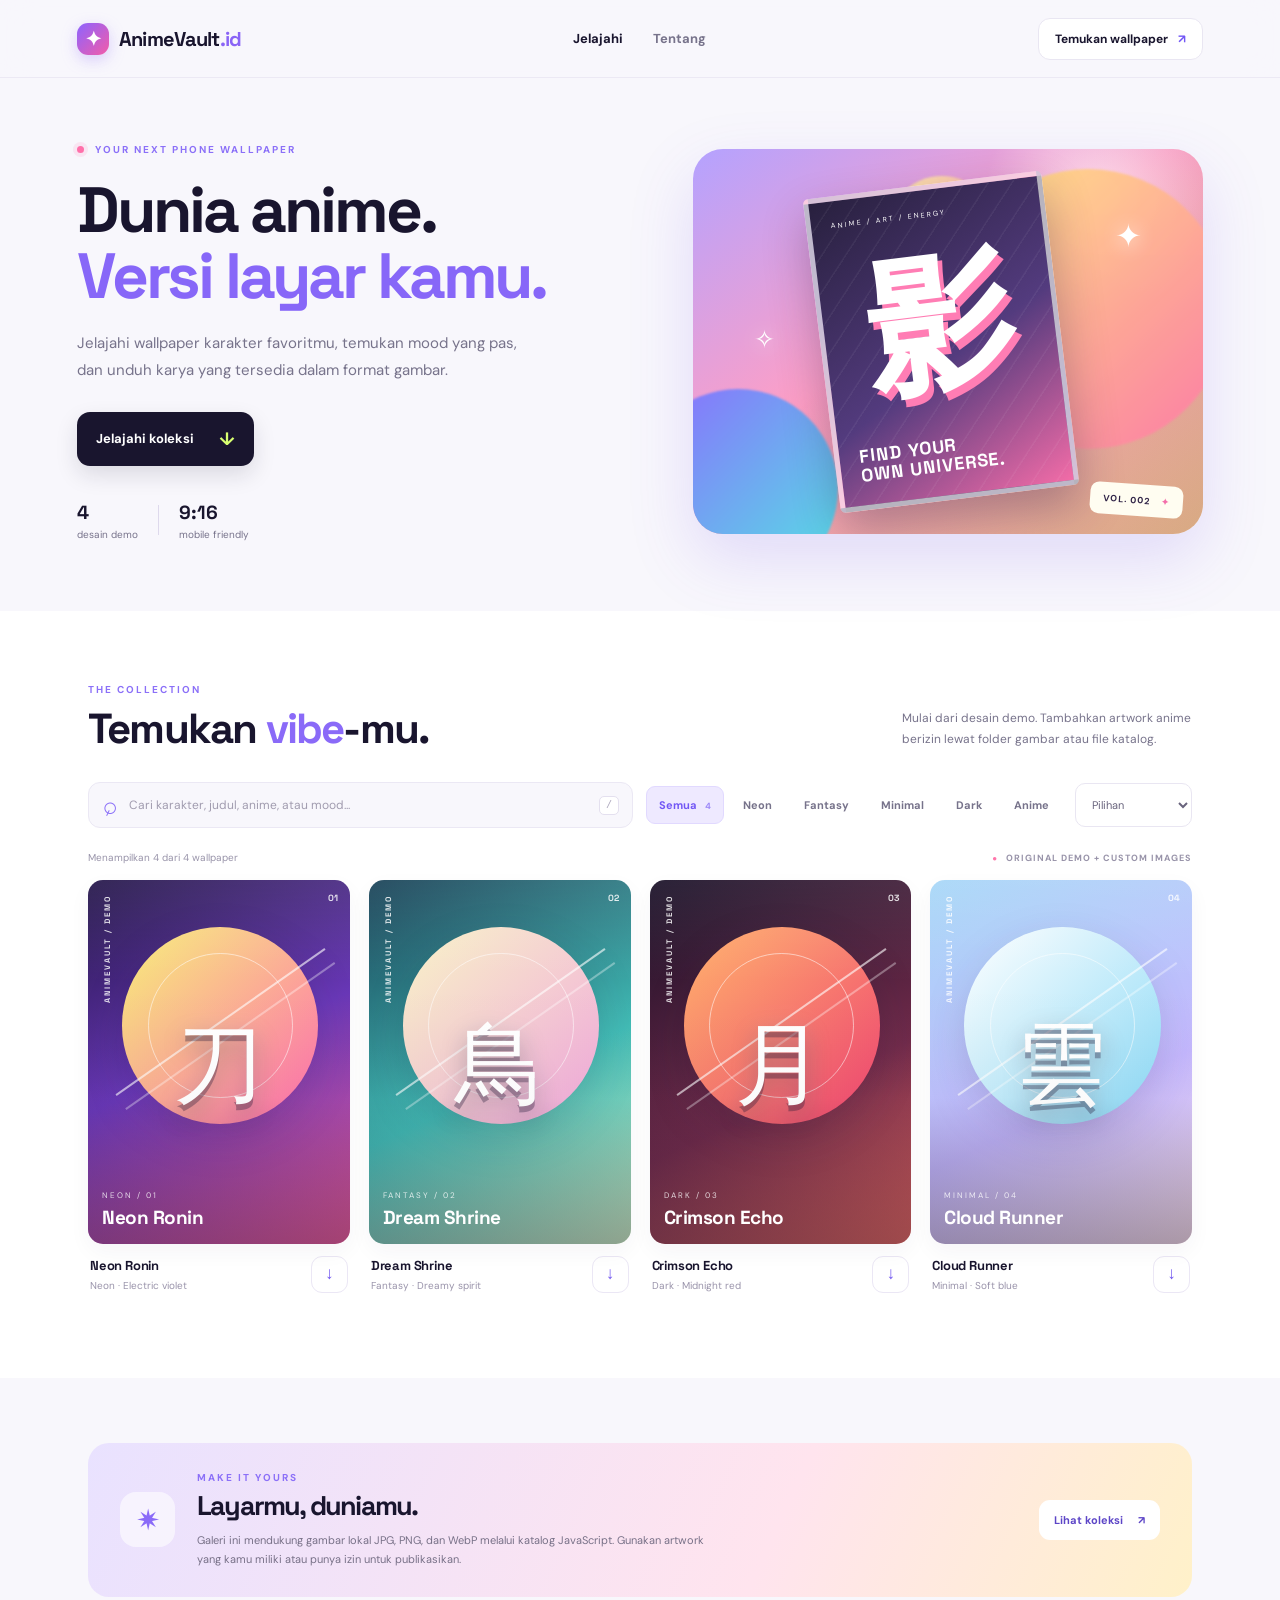
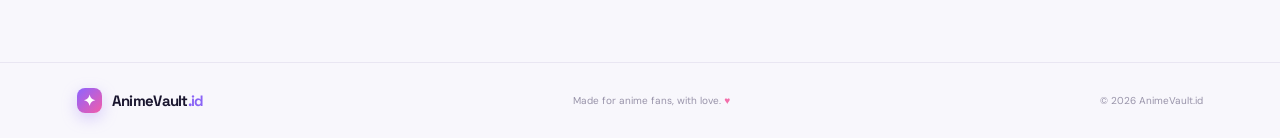
<file: index.html>
<!doctype html>
<html lang="id">
<head>
  <meta charset="utf-8">
  <meta name="viewport" content="width=device-width, initial-scale=1">
  <meta name="theme-color" content="#171329">
  <meta name="description" content="AnimeVault.id — galeri wallpaper anime, pencarian karakter, detail wallpaper, dan unduhan resolusi tinggi.">
  <title>AnimeVault.id — Anime Wallpaper</title>
  <link rel="stylesheet" href="styles.css">
</head>
<body>
  <header class="topbar">
    <a class="brand" href="#" aria-label="AnimeVault beranda"><span class="brand-mark">✦</span><span>AnimeVault<span class="dot">.id</span></span></a>
    <nav aria-label="Navigasi utama"><a class="active" href="#gallery">Jelajahi</a><a href="#about">Tentang</a></nav>
    <a class="header-cta" href="#gallery">Temukan wallpaper <span>↗</span></a>
  </header>
  <main>
    <section class="hero">
      <div class="hero-copy">
        <div class="eyebrow"><span class="pulse"></span> YOUR NEXT PHONE WALLPAPER</div>
        <h1>Dunia anime.<br><span>Versi layar kamu.</span></h1>
        <p>Jelajahi wallpaper karakter favoritmu, temukan mood yang pas, dan unduh karya yang tersedia dalam format gambar.</p>
        <a class="hero-button" href="#gallery">Jelajahi koleksi <span>↓</span></a>
        <div class="hero-stats"><div><strong id="wallpaperCount">12</strong><span>desain demo</span></div><i></i><div><strong>9:16</strong><span>mobile friendly</span></div></div>
      </div>
      <div class="hero-art" aria-label="Ilustrasi abstrak penuh warna"><div class="orb orb-one"></div><div class="orb orb-two"></div><div class="orb orb-three"></div><div class="hero-spark spark-a">✦</div><div class="hero-spark spark-b">✧</div><div class="hero-poster"><span class="poster-top">ANIME / ART / ENERGY</span><div class="poster-symbol">影</div><span class="poster-bottom">FIND YOUR<br>OWN UNIVERSE.</span></div><div class="art-tag">VOL. 002 <span>✦</span></div></div>
    </section>
    <section class="gallery-section" id="gallery">
      <div class="section-heading"><div><div class="eyebrow">THE COLLECTION</div><h2>Temukan <span>vibe</span>-mu.</h2></div><p>Mulai dari desain demo. Tambahkan artwork anime berizin lewat folder gambar atau file katalog.</p></div>
      <div class="tools">
        <label class="searchbox"><span>⌕</span><input id="searchInput" type="search" placeholder="Cari karakter, judul, anime, atau mood..." autocomplete="off"><kbd>/</kbd></label>
        <div class="filters" id="filters" aria-label="Filter kategori"><button class="filter active" data-filter="Semua">Semua <span id="allCount">12</span></button><button class="filter" data-filter="Neon">Neon</button><button class="filter" data-filter="Fantasy">Fantasy</button><button class="filter" data-filter="Minimal">Minimal</button><button class="filter" data-filter="Dark">Dark</button><button class="filter" data-filter="Anime">Anime</button></div>
        <select id="sortSelect" aria-label="Urutkan wallpaper"><option value="featured">Pilihan</option><option value="az">Nama A–Z</option><option value="za">Nama Z–A</option></select>
      </div>
      <div class="results-line"><span id="resultsLabel">Menampilkan wallpaper</span><span class="demo-note"><span>●</span> ORIGINAL DEMO + CUSTOM IMAGES</span></div>
      <div class="gallery" id="galleryGrid"></div>
      <div class="empty-state" id="emptyState" hidden><div>✧</div><h3>Belum ketemu.</h3><p>Coba kata kunci atau filter lain.</p><button id="resetSearch">Reset pencarian</button></div>
    </section>
    <section class="callout" id="about"><div class="callout-icon">✷</div><div><div class="eyebrow">MAKE IT YOURS</div><h2>Layarmu, duniamu.</h2><p>Galeri ini mendukung gambar lokal JPG, PNG, dan WebP melalui katalog JavaScript. Gunakan artwork yang kamu miliki atau punya izin untuk publikasikan.</p></div><a href="#gallery">Lihat koleksi <span>↗</span></a></section>
  </main>
  <footer><a class="brand footer-brand" href="#"><span class="brand-mark">✦</span><span>AnimeVault<span class="dot">.id</span></span></a><span>Made for anime fans, with love. <span class="footer-heart">♥</span></span><span>© <span id="year"></span> AnimeVault.id</span></footer>
  <dialog id="detailDialog" class="detail-dialog"><button class="modal-close" id="closeModal" aria-label="Tutup detail">×</button><div id="modalArt" class="modal-art"></div><div class="modal-copy"><div class="eyebrow">WALLPAPER DETAILS</div><h2 id="modalTitle">Wallpaper</h2><p id="modalDescription"></p><div class="modal-tags" id="modalTags"></div><div class="modal-actions"><a id="modalDownload" class="hero-button" download>Unduh wallpaper <span>↓</span></a><button id="modalCopy" class="secondary-button">Salin info</button></div><p class="modal-note">Gunakan gambar sesuai lisensi atau izin pemiliknya.</p></div></dialog>
  <div class="toast" id="toast" role="status" aria-live="polite"></div>
  <script src="app.js"></script>
</body>
</html>
</file>
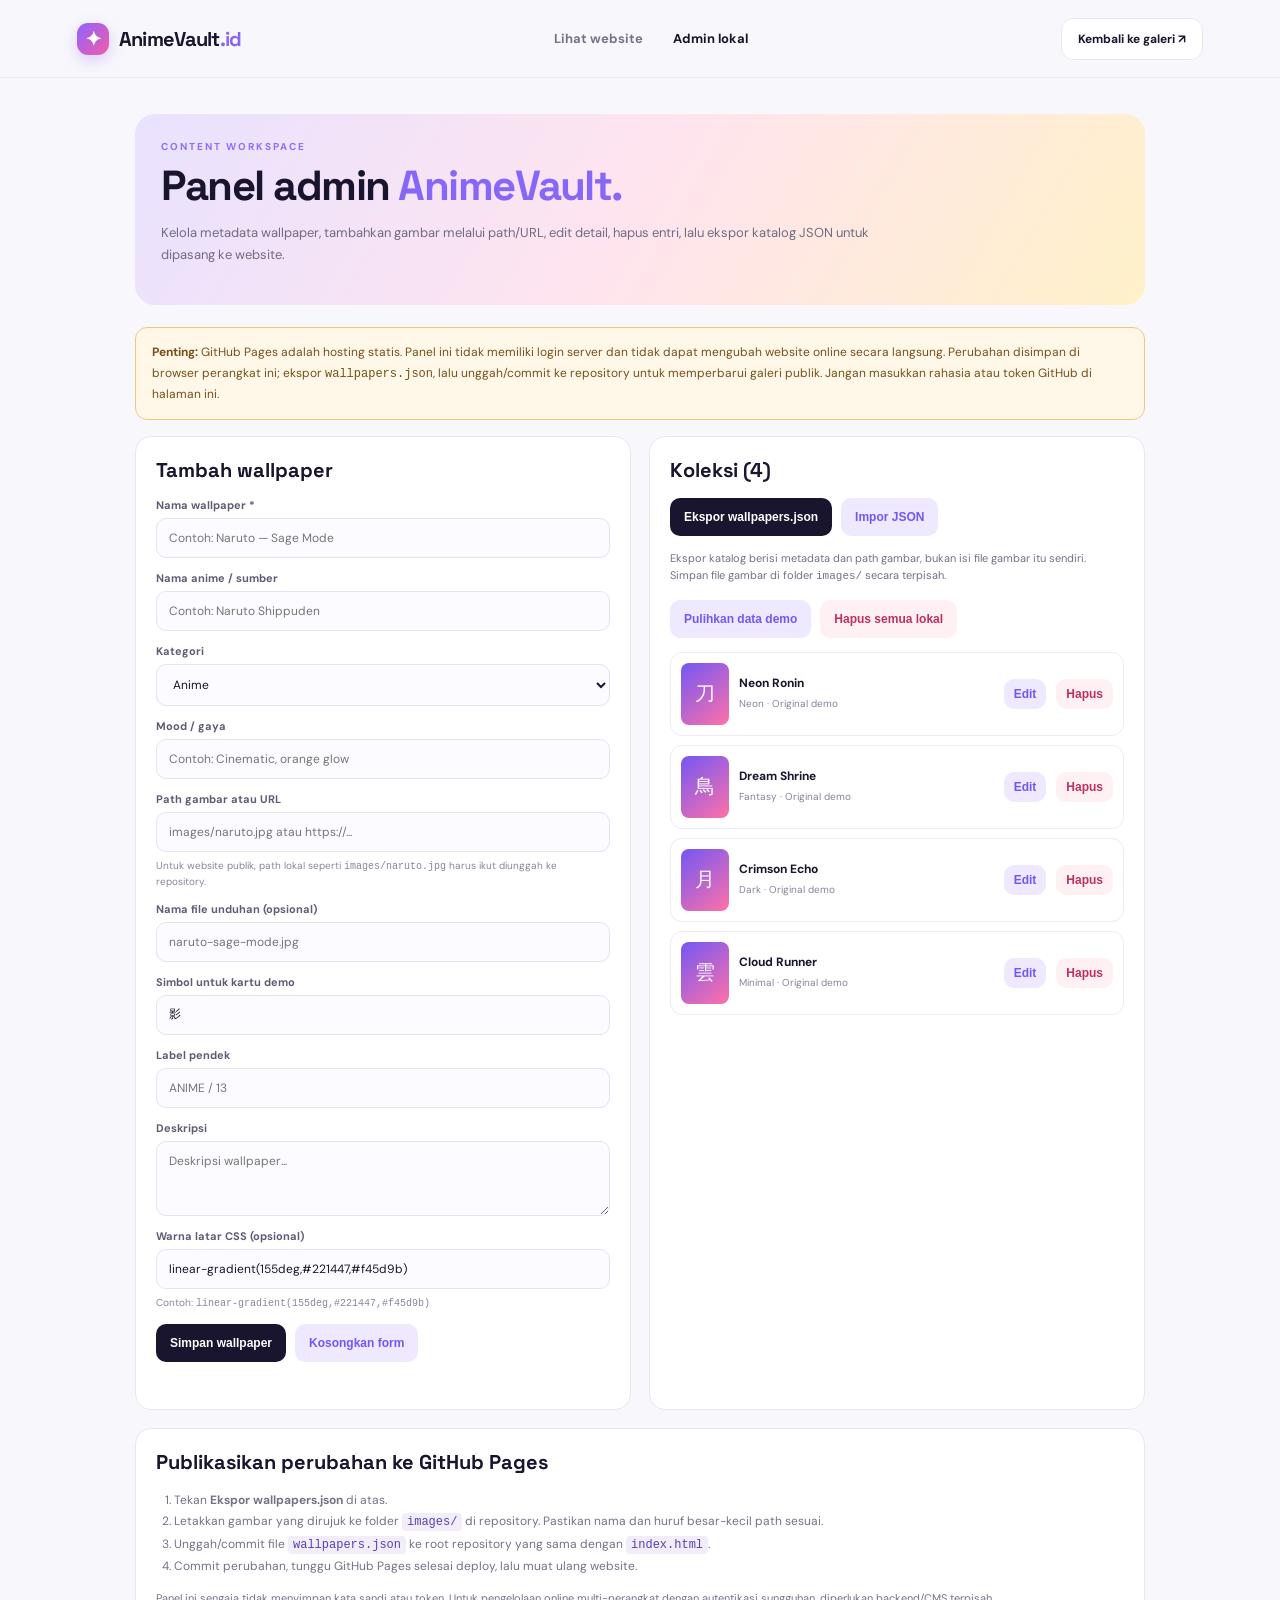
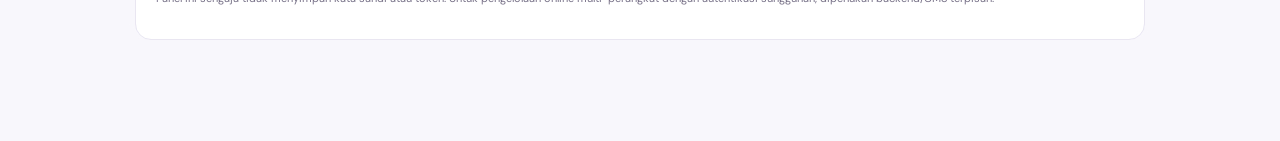
<file: admin.html>
<!doctype html>
<html lang="id"><head><meta charset="utf-8"><meta name="viewport" content="width=device-width, initial-scale=1"><meta name="theme-color" content="#171329"><title>Admin Lokal — AnimeVault.id</title><link rel="stylesheet" href="styles.css"><style>
.admin-wrap{max-width:1050px;margin:36px auto;padding:0 20px 70px}.admin-hero{padding:26px;border-radius:20px;background:linear-gradient(120deg,#e9e2ff,#ffe4ee,#fff1c9);margin-bottom:22px}.admin-hero h1{font:700 clamp(30px,5vw,42px)/1.1 'Space Grotesk',sans-serif;letter-spacing:-1.5px;margin:10px 0}.admin-hero p{font-size:13px;line-height:1.7;color:#716b83;max-width:760px}.warning{padding:14px 16px;border:1px solid #f3c77b;background:#fff7e8;color:#775019;border-radius:12px;font-size:12px;line-height:1.7;margin:16px 0}.admin-grid{display:grid;grid-template-columns:minmax(0,1fr) minmax(0,1fr);gap:18px}.panel{background:#fff;border:1px solid var(--line);border-radius:16px;padding:20px}.panel h2{font:700 20px 'Space Grotesk',sans-serif;margin:0 0 15px}.field{display:flex;flex-direction:column;gap:6px;margin-bottom:13px}.field label{font-size:11px;font-weight:700;color:#615b76}.field input,.field select,.field textarea{width:100%;border:1px solid #e7e2f0;background:#fcfbff;border-radius:10px;padding:11px 12px;font:12px 'DM Sans',sans-serif;color:var(--ink)}.field textarea{min-height:75px;resize:vertical}.field small{font-size:10px;color:#8b859d;line-height:1.5}.admin-actions{display:flex;gap:9px;flex-wrap:wrap;margin-top:8px}.admin-btn{border:0;border-radius:10px;padding:12px 14px;background:#19152e;color:white;font-size:12px;font-weight:700;cursor:pointer}.admin-btn.secondary{background:#eee9ff;color:#7257f5}.admin-btn.danger{background:#fff0f3;color:#bd315e}.entry-list{display:flex;flex-direction:column;gap:9px;max-height:520px;overflow:auto}.entry{display:flex;gap:10px;align-items:center;border:1px solid #eeeaf5;border-radius:12px;padding:10px}.entry-thumb{width:48px;height:62px;border-radius:8px;background:linear-gradient(140deg,#7357f5,#ff71a8);display:grid;place-items:center;color:white;font-size:20px;flex-shrink:0;overflow:hidden}.entry-thumb img{width:100%;height:100%;object-fit:cover}.entry-meta{flex:1;min-width:0}.entry-meta strong{display:block;font-size:12px}.entry-meta small{font-size:10px;color:#89839c}.entry .admin-btn{padding:8px 10px}.admin-status{font-size:11px;color:#16836b;min-height:17px;margin-top:10px}.steps{font-size:12px;line-height:1.8;color:#777087;padding-left:18px}.steps code{background:#f1edf9;padding:2px 5px;border-radius:4px;color:#5742b2}.file-note{font-size:11px;color:#777087;line-height:1.6}
@media(max-width:720px){.admin-grid{grid-template-columns:1fr}.admin-wrap{margin-top:20px;padding:0 14px 45px}.panel{padding:16px}.admin-hero{padding:20px}.entry-list{max-height:none}}
</style></head>
<body>
<header class="topbar"><a class="brand" href="index.html"><span class="brand-mark">✦</span><span>AnimeVault<span class="dot">.id</span></span></a><nav><a href="index.html">Lihat website</a><a class="active" href="admin.html">Admin lokal</a></nav><a class="header-cta" href="index.html">Kembali ke galeri ↗</a></header>
<main class="admin-wrap">
<section class="admin-hero"><div class="eyebrow">CONTENT WORKSPACE</div><h1>Panel admin <span style="color:#8767f8">AnimeVault.</span></h1><p>Kelola metadata wallpaper, tambahkan gambar melalui path/URL, edit detail, hapus entri, lalu ekspor katalog JSON untuk dipasang ke website.</p></section>
<div class="warning"><strong>Penting:</strong> GitHub Pages adalah hosting statis. Panel ini tidak memiliki login server dan tidak dapat mengubah website online secara langsung. Perubahan disimpan di browser perangkat ini; ekspor <code>wallpapers.json</code>, lalu unggah/commit ke repository untuk memperbarui galeri publik. Jangan masukkan rahasia atau token GitHub di halaman ini.</div>
<div class="admin-grid">
<section class="panel"><h2 id="formHeading">Tambah wallpaper</h2><form id="wallForm">
<div class="field"><label for="title">Nama wallpaper *</label><input id="title" required maxlength="70" placeholder="Contoh: Naruto — Sage Mode"></div>
<div class="field"><label for="anime">Nama anime / sumber</label><input id="anime" maxlength="80" placeholder="Contoh: Naruto Shippuden"></div>
<div class="field"><label for="category">Kategori</label><select id="category"><option>Anime</option><option>Neon</option><option>Fantasy</option><option>Minimal</option><option>Dark</option></select></div>
<div class="field"><label for="mood">Mood / gaya</label><input id="mood" maxlength="80" placeholder="Contoh: Cinematic, orange glow"></div>
<div class="field"><label for="image">Path gambar atau URL</label><input id="image" placeholder="images/naruto.jpg atau https://..."><small>Untuk website publik, path lokal seperti <code>images/naruto.jpg</code> harus ikut diunggah ke repository.</small></div>
<div class="field"><label for="filename">Nama file unduhan (opsional)</label><input id="filename" placeholder="naruto-sage-mode.jpg"></div>
<div class="field"><label for="symbol">Simbol untuk kartu demo</label><input id="symbol" maxlength="8" value="影"></div>
<div class="field"><label for="tag">Label pendek</label><input id="tag" maxlength="40" placeholder="ANIME / 13"></div>
<div class="field"><label for="description">Deskripsi</label><textarea id="description" maxlength="400" placeholder="Deskripsi wallpaper..."></textarea></div>
<div class="field"><label for="bg">Warna latar CSS (opsional)</label><input id="bg" value="linear-gradient(155deg,#221447,#f45d9b)"><small>Contoh: <code>linear-gradient(155deg,#221447,#f45d9b)</code></small></div>
<div class="admin-actions"><button class="admin-btn" type="submit" id="saveBtn">Simpan wallpaper</button><button class="admin-btn secondary" type="button" id="clearForm">Kosongkan form</button></div>
<div class="admin-status" id="status" role="status"></div>
</form></section>
<section class="panel"><h2>Koleksi (<span id="count">0</span>)</h2><div class="admin-actions" style="margin-bottom:14px"><button class="admin-btn" id="exportBtn" type="button">Ekspor wallpapers.json</button><button class="admin-btn secondary" id="importBtn" type="button">Impor JSON</button><input type="file" id="importFile" accept=".json,application/json" hidden></div><div class="file-note">Ekspor katalog berisi metadata dan path gambar, bukan isi file gambar itu sendiri. Simpan file gambar di folder <code>images/</code> secara terpisah.</div><div class="admin-actions" style="margin:14px 0"><button class="admin-btn secondary" id="restoreBtn" type="button">Pulihkan data demo</button><button class="admin-btn danger" id="clearAllBtn" type="button">Hapus semua lokal</button></div><div class="entry-list" id="entryList"></div></section>
</div>
<section class="panel" style="margin-top:18px"><h2>Publikasikan perubahan ke GitHub Pages</h2><ol class="steps"><li>Tekan <strong>Ekspor wallpapers.json</strong> di atas.</li><li>Letakkan gambar yang dirujuk ke folder <code>images/</code> di repository. Pastikan nama dan huruf besar-kecil path sesuai.</li><li>Unggah/commit file <code>wallpapers.json</code> ke root repository yang sama dengan <code>index.html</code>.</li><li>Commit perubahan, tunggu GitHub Pages selesai deploy, lalu muat ulang website.</li></ol><p class="file-note">Panel ini sengaja tidak menyimpan kata sandi atau token. Untuk pengelolaan online multi-perangkat dengan autentikasi sungguhan, diperlukan backend/CMS terpisah.</p></section>
</main>
<div class="toast" id="toast" role="status" aria-live="polite"></div>
<script src="admin.js"></script></body></html>
</file>
<file: styles.css>
@import url('https://fonts.googleapis.com/css2?family=DM+Sans:wght@400;500;600;700&family=Space+Grotesk:wght@400;500;600;700&display=swap');
:root{--bg:#f8f7fc;--ink:#19152e;--muted:#77738b;--purple:#7257f5;--line:#e9e6f2;--pink:#ff71a8;--lime:#d8ff71}
*{box-sizing:border-box}html{scroll-behavior:smooth}body{margin:0;background:var(--bg);color:var(--ink);font-family:'DM Sans',sans-serif}a{color:inherit;text-decoration:none}.topbar{height:78px;display:flex;align-items:center;justify-content:space-between;padding:0 clamp(20px,6vw,88px);background:rgba(248,247,252,.9);border-bottom:1px solid #ece9f4;position:sticky;top:0;z-index:10;backdrop-filter:blur(16px)}.brand{display:flex;align-items:center;gap:10px;font:700 20px 'Space Grotesk',sans-serif;letter-spacing:-.7px}.brand-mark{width:32px;height:32px;display:grid;place-items:center;color:white;background:linear-gradient(135deg,#8d63ff,#f35ca9);border-radius:11px;font-size:20px;box-shadow:0 5px 15px #a78bfa66}.dot{color:#8a64f6}.topbar nav{display:flex;gap:30px;color:#77738b;font-size:13px;font-weight:700}.topbar nav a.active,.topbar nav a:hover{color:var(--ink)}.header-cta{font-size:12px;font-weight:700;background:#fff;border:1px solid var(--line);padding:12px 16px;border-radius:12px}.header-cta span{color:var(--purple);margin-left:7px}
.hero{max-width:1280px;margin:auto;padding:65px clamp(20px,6vw,88px) 70px;display:grid;grid-template-columns:1fr .9fr;align-items:center;gap:50px;min-height:525px}.eyebrow{font-size:10px;font-weight:700;letter-spacing:2px;color:#8b70f8}.pulse{display:inline-block;width:7px;height:7px;border-radius:50%;background:#ff70aa;margin-right:7px;box-shadow:0 0 0 4px #ff70aa22}.hero h1{font:700 clamp(42px,5vw,68px)/1.03 'Space Grotesk',sans-serif;letter-spacing:-3px;margin:22px 0 20px}.hero h1 span{color:#8767f8}.hero-copy>p{font-size:15px;line-height:1.8;color:var(--muted);max-width:440px;margin:0 0 28px}.hero-button{display:inline-flex;align-items:center;gap:25px;background:var(--ink);color:white;border:0;padding:15px 19px;border-radius:13px;font-size:13px;font-weight:700;box-shadow:0 9px 22px #19152e20;cursor:pointer}.hero-button span{color:var(--lime);font-size:18px}.hero-stats{display:flex;align-items:center;gap:20px;margin-top:34px}.hero-stats div{display:flex;flex-direction:column;gap:3px}.hero-stats strong{font:700 19px 'Space Grotesk',sans-serif}.hero-stats span{font-size:10px;color:var(--muted)}.hero-stats i{height:30px;width:1px;background:#ded9ec}
.hero-art{height:385px;position:relative;border-radius:30px;overflow:hidden;background:linear-gradient(145deg,#b4a2ff 0%,#ff9fc5 45%,#ffca8c 100%);box-shadow:0 25px 65px #6e4fe52b;isolation:isolate}.hero-art:before{content:"";position:absolute;inset:0;background:radial-gradient(circle at 80% 12%,#fff8 0 3%,transparent 22%),linear-gradient(135deg,transparent 40%,#30205a30)}.orb{position:absolute;border-radius:50%;filter:blur(1px)}.orb-one{width:280px;height:280px;right:-25px;top:20px;background:linear-gradient(135deg,#ffe878,#ff76aa);opacity:.9}.orb-two{width:200px;height:200px;left:-55px;bottom:-55px;background:linear-gradient(135deg,#8d69ff,#53e5e3)}.orb-three{width:110px;height:110px;left:38%;top:7%;background:linear-gradient(135deg,#fff5a2,#ff86b8);opacity:.9}.hero-poster{position:absolute;left:25%;top:9%;width:47%;height:82%;background:linear-gradient(150deg,#28203e,#533b7e 55%,#f26ca7);border:5px solid #ffffffa8;border-radius:5px;box-shadow:0 20px 45px #30204a55;transform:rotate(-7deg);color:white;display:flex;flex-direction:column;justify-content:space-between;padding:20px;overflow:hidden}.hero-poster:after{content:"";position:absolute;inset:0;background:repeating-linear-gradient(130deg,transparent 0 18px,#ffffff0d 19px 20px);pointer-events:none}.poster-top{font-size:7px;letter-spacing:2px;z-index:1}.poster-symbol{font-size:clamp(75px,12vw,150px);font-weight:700;align-self:center;text-shadow:5px 8px 0 #ff7db4;z-index:1}.poster-bottom{font:700 18px/1.05 'Space Grotesk',sans-serif;letter-spacing:1px;z-index:1}.hero-spark{position:absolute;color:white;text-shadow:0 2px 20px #fff;font-size:32px}.spark-a{right:12%;top:17%}.spark-b{left:12%;top:45%;font-size:25px}.art-tag{position:absolute;bottom:18px;right:20px;background:#fffdf1;color:#302447;padding:10px 13px;border-radius:9px;font-size:9px;font-weight:700;letter-spacing:1px;transform:rotate(4deg)}.art-tag span{color:#f36eaa;margin-left:8px}
.gallery-section{background:#fff;padding:72px clamp(20px,6vw,88px) 85px}.section-heading{max-width:1104px;margin:0 auto 30px;display:flex;align-items:end;justify-content:space-between;gap:20px}.section-heading h2,.callout h2{font:700 clamp(30px,4vw,42px)/1.1 'Space Grotesk',sans-serif;letter-spacing:-1.8px;margin:10px 0 0}.section-heading h2 span{color:#8a6af8}.section-heading>p{font-size:12px;line-height:1.7;color:var(--muted);max-width:290px;margin:0 0 3px}.tools{max-width:1104px;margin:auto;display:flex;gap:13px;align-items:center;flex-wrap:wrap}.searchbox{display:flex;align-items:center;gap:10px;min-width:245px;flex:1;background:#f8f7fc;border:1px solid #ebe8f4;border-radius:12px;padding:0 13px;height:46px}.searchbox>span{font-size:25px;color:#8b70f8;transform:rotate(-20deg)}.searchbox input{width:100%;border:0;outline:0;background:transparent;font:12px 'DM Sans',sans-serif;color:var(--ink)}.searchbox input::placeholder{color:#a19caf}.searchbox kbd{border:1px solid #e4e0ef;background:white;color:#aaa4bb;border-radius:5px;padding:3px 6px;font-size:10px}.filters{display:flex;gap:6px;flex-wrap:wrap}.filter{border:1px solid transparent;background:transparent;color:#77738b;border-radius:9px;padding:11px 12px;font:700 11px 'DM Sans',sans-serif;cursor:pointer;white-space:nowrap}.filter.active{background:#eee9ff;color:#7257f5;border-color:#e1d9ff}.filter span{margin-left:5px;font-size:9px;opacity:.65}.tools select{height:44px;padding:0 30px 0 12px;border:1px solid var(--line);border-radius:10px;background:#fff;color:#69647d;font:11px 'DM Sans',sans-serif}.results-line{max-width:1104px;margin:23px auto 16px;display:flex;justify-content:space-between;align-items:center;font-size:10px;color:#9893a9}.demo-note{font-size:9px;letter-spacing:1px;font-weight:700}.demo-note span{font-size:8px;color:#ff75aa;margin-right:5px}.gallery{max-width:1104px;margin:auto;display:grid;grid-template-columns:repeat(4,minmax(0,1fr));gap:19px}.wall-card{min-width:0;cursor:pointer}.wall-art{height:auto;aspect-ratio:.72;position:relative;overflow:hidden;border-radius:15px;background:var(--art-bg);isolation:isolate;box-shadow:0 8px 22px #30204a0b;transition:transform .25s,box-shadow .25s}.wall-card:hover .wall-art{transform:translateY(-4px);box-shadow:0 15px 28px #30204a1c}.wall-art:before{content:"";position:absolute;inset:0;background:linear-gradient(180deg,#ffffff15,transparent 28%,#17132905 60%,#1713295c);z-index:1;pointer-events:none}.wall-art .shape{position:absolute;border-radius:50%;width:75%;aspect-ratio:1;left:13%;top:13%;background:var(--orb);filter:drop-shadow(0 15px 20px #1b163522)}.wall-art .shape:before{content:"";position:absolute;inset:13%;border:1px solid #ffffff8a;border-radius:50%}.wall-art .shape:after{content:"";position:absolute;width:130%;height:2px;background:#ffffff9c;top:48%;left:-15%;transform:rotate(-35deg);box-shadow:0 17px #ffffff30,-0 17px #ffffff30}.wall-art .figure{position:absolute;left:50%;top:51%;transform:translate(-50%,-50%);font-size:clamp(58px,7vw,94px);color:#fff;text-shadow:0 6px 0 #21173655,0 10px 25px #17132966;filter:drop-shadow(0 0 12px #ffffff35)}.wall-art .vertical-label{position:absolute;top:15px;left:14px;writing-mode:vertical-rl;transform:rotate(180deg);font:700 8px 'Space Grotesk',sans-serif;letter-spacing:2px;color:#ffffffd9;z-index:2}.wall-art .index{position:absolute;right:12px;top:12px;font:700 9px 'Space Grotesk',sans-serif;color:#ffffffd9;z-index:2}.wall-art .photo{width:100%;height:100%;object-fit:cover;position:absolute;inset:0}.wall-art .art-bottom{position:absolute;bottom:14px;left:14px;right:14px;color:white;z-index:2}.art-bottom small{display:block;font-size:8px;letter-spacing:2px;opacity:.8;margin-bottom:5px}.art-bottom strong{font:700 19px 'Space Grotesk',sans-serif;letter-spacing:-.5px}.wall-info{display:flex;align-items:center;justify-content:space-between;gap:8px;padding:12px 2px 0}.wall-info h3{font:700 13px 'Space Grotesk',sans-serif;margin:0 0 5px;letter-spacing:-.2px}.wall-info p{font-size:10px;color:#9993aa;margin:0}.download-btn{width:37px;height:37px;flex-shrink:0;border:1px solid #ebe7f5;border-radius:11px;background:#fff;color:#755bf0;font-size:17px;cursor:pointer;transition:background .2s,color .2s}.download-btn:hover{background:#755bf0;color:#fff}.empty-state{text-align:center;padding:60px 15px;color:var(--muted)}.empty-state>div{font-size:40px;color:#8a6af8}.empty-state h3{color:var(--ink);margin-bottom:5px}.empty-state p{font-size:13px}.empty-state button{border:0;border-radius:10px;padding:11px 16px;background:#eee9ff;color:#7257f5;font-weight:700;cursor:pointer}
.callout{max-width:1104px;margin:65px auto;padding:28px 32px;background:linear-gradient(115deg,#e9e2ff,#ffe4ee 62%,#fff1c9);border-radius:21px;display:flex;align-items:center;gap:22px}.callout-icon{width:55px;height:55px;display:grid;place-items:center;background:#fff9;border-radius:16px;font-size:29px;color:#8a6af8;flex-shrink:0}.callout h2{font-size:27px;margin-top:7px}.callout p{font-size:11px;line-height:1.7;color:#777087;max-width:510px;margin-bottom:0}.callout>a{margin-left:auto;white-space:nowrap;background:#fff;color:#5d46c7;border-radius:11px;padding:13px 15px;font-size:11px;font-weight:700}.callout>a span{margin-left:12px}footer{border-top:1px solid var(--line);padding:25px clamp(20px,6vw,88px);display:flex;align-items:center;justify-content:space-between;gap:15px;color:#9893a9;font-size:10px}.footer-brand{font-size:15px;color:var(--ink)}.footer-brand .brand-mark{width:25px;height:25px;border-radius:8px;font-size:15px}.footer-heart{color:#f36eaa}.toast{position:fixed;bottom:22px;left:50%;transform:translate(-50%,20px);opacity:0;pointer-events:none;background:#211b39;color:white;padding:13px 18px;border-radius:12px;font-size:12px;box-shadow:0 10px 30px #17132944;transition:.25s;z-index:30;max-width:90%;text-align:center}.toast.show{opacity:1;transform:translate(-50%,0)}
.detail-dialog{padding:0;border:0;border-radius:22px;width:min(760px,calc(100% - 28px));max-height:90vh;overflow:auto;box-shadow:0 30px 90px #17132966;background:#fff;color:var(--ink)}.detail-dialog::backdrop{background:#161027a8;backdrop-filter:blur(5px)}.modal-close{position:absolute;top:12px;right:12px;width:38px;height:38px;border:0;border-radius:50%;background:#fff;color:#211b39;font-size:27px;z-index:3;cursor:pointer;box-shadow:0 3px 14px #17132922}.modal-layout{display:grid;grid-template-columns:.8fr 1fr}.modal-art{min-height:420px;position:relative;background:linear-gradient(145deg,#211447,#f45d9b);overflow:hidden;display:grid;place-items:center;color:white}.modal-art img{width:100%;height:100%;max-height:620px;object-fit:contain;position:absolute;inset:0}.modal-art .modal-symbol{font-size:130px;text-shadow:0 12px 30px #17132955}.modal-copy{padding:38px 30px;align-self:center}.modal-copy h2{font:700 32px 'Space Grotesk',sans-serif;letter-spacing:-1px;margin:10px 0}.modal-copy>p{font-size:13px;color:var(--muted);line-height:1.7}.modal-tags{display:flex;gap:7px;flex-wrap:wrap;margin:18px 0}.modal-tags span{padding:7px 10px;background:#f0ebff;color:#7257f5;border-radius:8px;font-size:10px;font-weight:700}.modal-actions{display:flex;gap:10px;align-items:center;flex-wrap:wrap}.secondary-button{border:1px solid var(--line);background:#fff;border-radius:12px;padding:14px 15px;font-size:12px;font-weight:700;color:#625b78;cursor:pointer}.modal-note{font-size:10px!important;margin-top:18px}
@media(max-width:950px){.hero{gap:25px}.gallery{grid-template-columns:repeat(3,minmax(0,1fr))}.tools select{margin-left:auto}.section-heading>p{max-width:230px}.hero-art{height:340px}.callout{margin:50px 20px}}
@media(max-width:650px){.topbar{height:65px;padding:0 18px}.brand{font-size:17px;gap:8px}.brand-mark{width:29px;height:29px}.topbar nav{display:none}.header-cta{font-size:10px;padding:10px 11px}.hero{padding:42px 20px 48px;grid-template-columns:1fr;gap:30px;min-height:0}.hero h1{font-size:49px;letter-spacing:-2.5px;margin-top:18px}.hero-copy>p{font-size:13px}.hero-art{height:310px;border-radius:23px}.hero-poster{left:28%;width:45%;padding:15px}.poster-bottom{font-size:15px}.gallery-section{padding:48px 17px 55px}.section-heading{align-items:start;flex-direction:column;gap:12px;margin-bottom:23px}.section-heading h2{font-size:34px}.section-heading>p{margin:0}.tools{gap:9px}.searchbox{flex-basis:100%;height:45px}.filters{order:2;flex-wrap:nowrap;overflow-x:auto;width:100%;padding-bottom:3px}.filter{padding:10px 11px}.tools select{order:1;margin-left:0;height:38px}.results-line{margin-top:16px}.gallery{grid-template-columns:repeat(2,minmax(0,1fr));gap:16px 12px}.wall-art{border-radius:12px}.wall-art .figure{font-size:68px}.wall-art .art-bottom strong{font-size:16px}.wall-info{padding-top:9px}.wall-info h3{font-size:12px}.download-btn{width:34px;height:34px}.callout{margin:35px 17px;padding:23px 19px;align-items:flex-start;flex-wrap:wrap;gap:14px}.callout-icon{width:43px;height:43px;font-size:24px}.callout>div:nth-child(2){flex:1;min-width:180px}.callout h2{font-size:24px}.callout>a{margin-left:57px}footer{padding:22px 18px;flex-wrap:wrap}footer>span:nth-child(2){order:3;width:100%}.modal-layout{grid-template-columns:1fr}.modal-art{min-height:320px;max-height:48vh}.modal-art .modal-symbol{font-size:100px}.modal-copy{padding:25px 22px}.modal-copy h2{font-size:27px}.modal-close{position:sticky;float:right;margin:9px -9px -45px 0;top:8px}.detail-dialog{max-height:92vh}}
@media(prefers-reduced-motion:reduce){*{scroll-behavior:auto!important;transition:none!important}}
</file>
